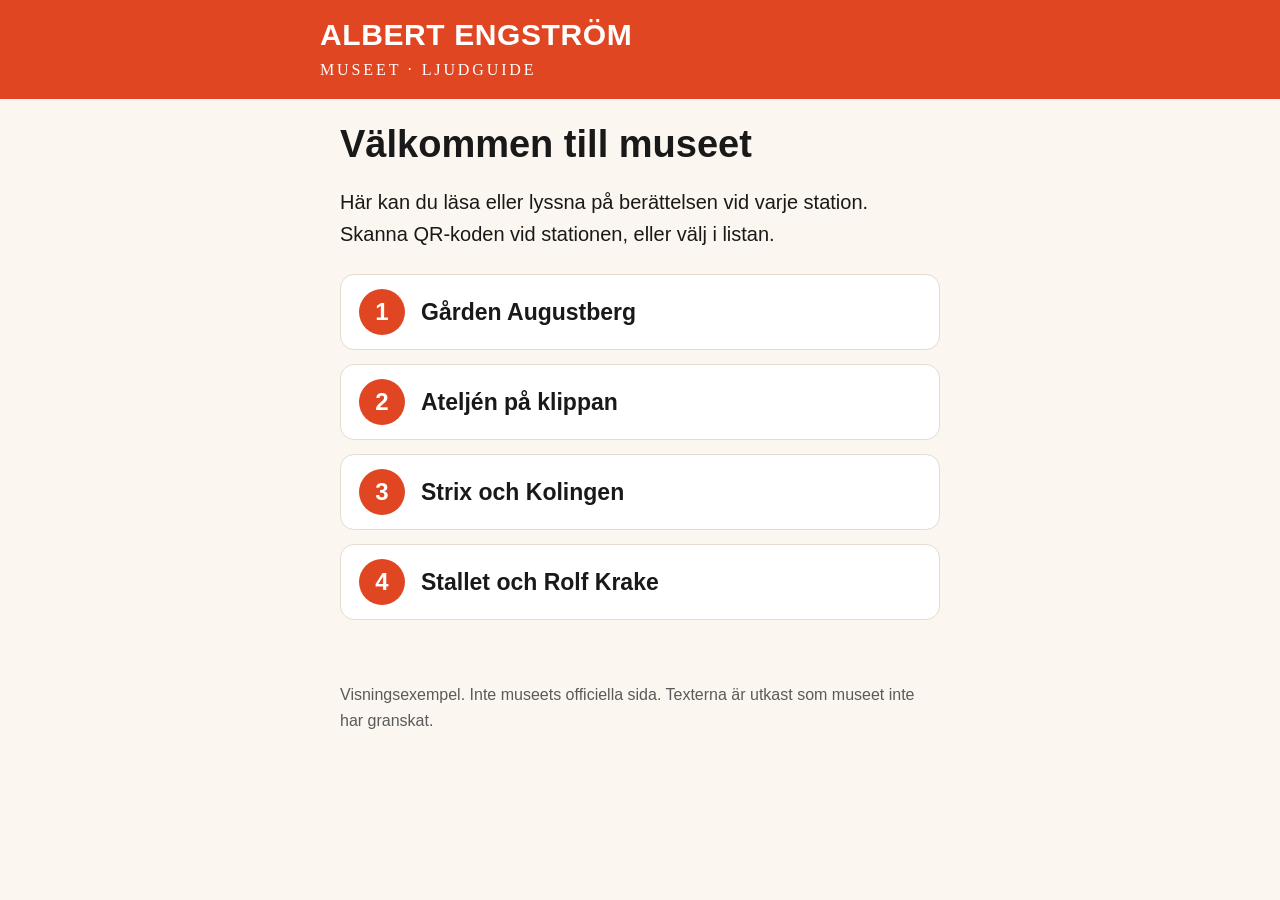
<file: index.html>
<!doctype html>
<html lang="sv">
<head>
<meta charset="utf-8">
<meta name="viewport" content="width=device-width, initial-scale=1">
<meta name="robots" content="noindex">
<title>Ljudguide – Albert Engström-museet</title>
<link rel="stylesheet" href="style.css">
</head>
<body>
<header class="topp"><a href="index.html"><span class="namn">Albert Engström</span><span class="under">Museet · Ljudguide</span></a></header>
<main>
<h1>Välkommen till museet</h1>
<p>Här kan du läsa eller lyssna på berättelsen vid varje station. Skanna QR-koden vid stationen, eller välj i listan.</p>
<ul class="stationer">
<li><a href="station-1.html"><span class="siffra">1</span><span>Gården Augustberg</span></a></li>
<li><a href="station-2.html"><span class="siffra">2</span><span>Ateljén på klippan</span></a></li>
<li><a href="station-3.html"><span class="siffra">3</span><span>Strix och Kolingen</span></a></li>
<li><a href="station-4.html"><span class="siffra">4</span><span>Stallet och Rolf Krake</span></a></li>
</ul>
</main>
<footer>Visningsexempel. Inte museets officiella sida. Texterna är utkast som museet inte har granskat.</footer>
<script src="app.js"></script>
</body>
</html>
</file>
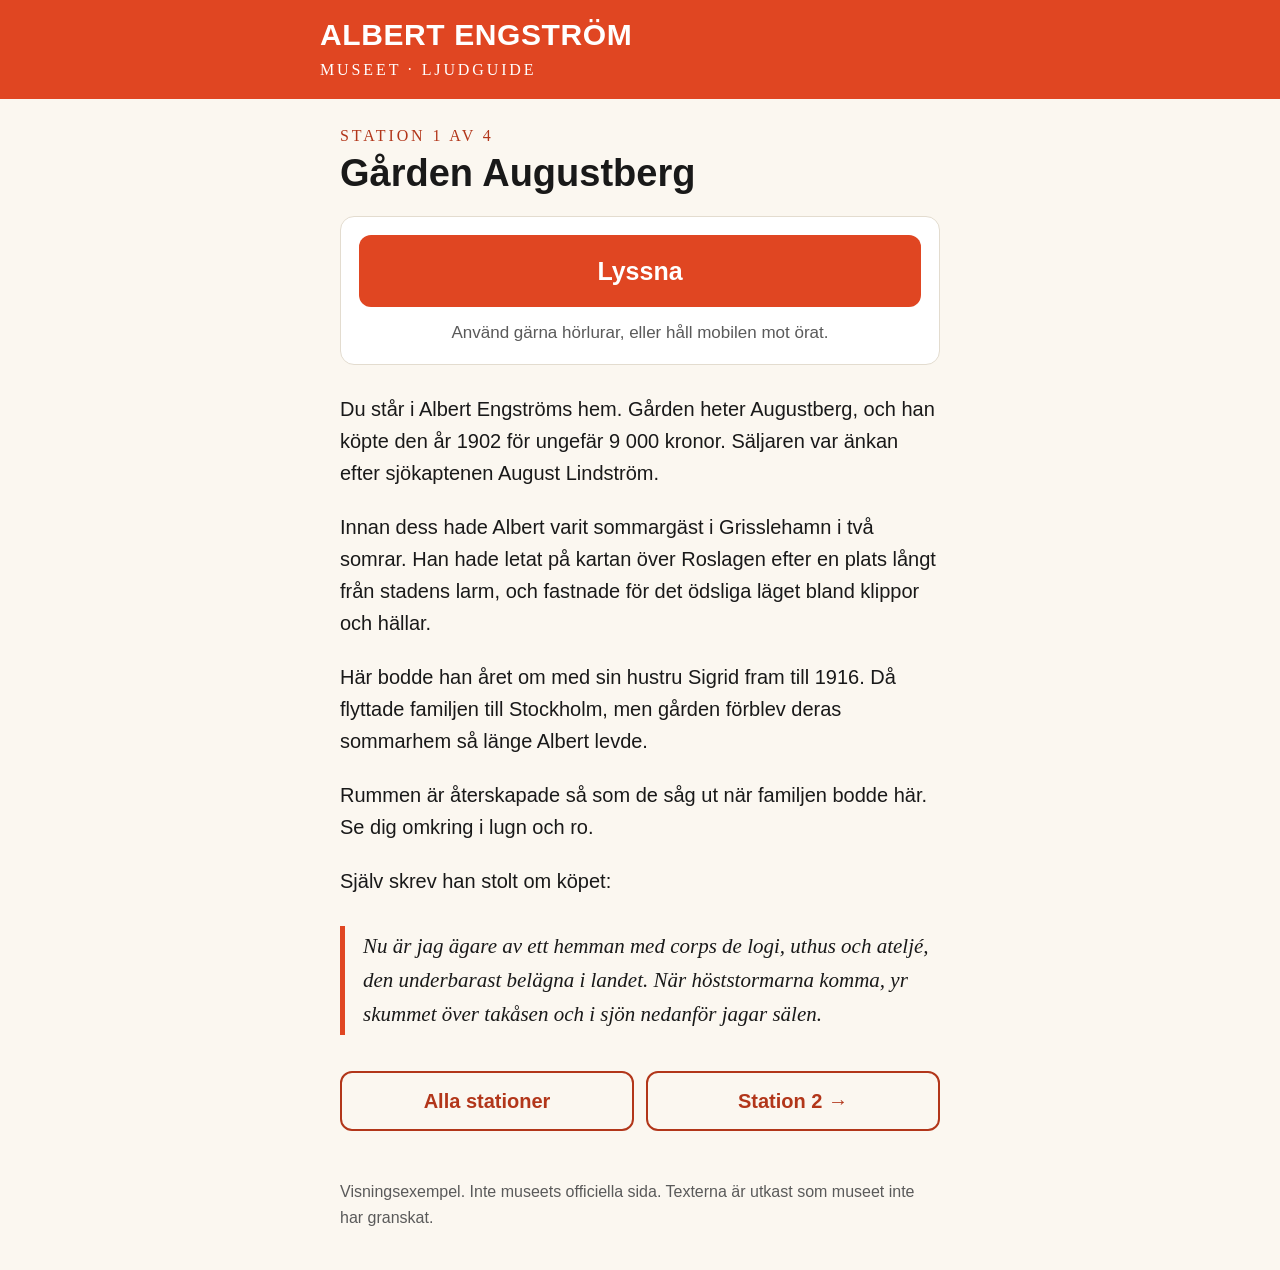
<file: station-1.html>
<!doctype html>
<html lang="sv">
<head>
<meta charset="utf-8">
<meta name="viewport" content="width=device-width, initial-scale=1">
<meta name="robots" content="noindex">
<title>Gården Augustberg – Albert Engström-museet</title>
<link rel="stylesheet" href="style.css">
</head>
<body>
<header class="topp"><a href="index.html"><span class="namn">Albert Engström</span><span class="under">Museet · Ljudguide</span></a></header>
<main>
<p class="nummer">Station 1 av 4</p>
<h1>Gården Augustberg</h1>
<section class="lyssna" aria-label="Lyssna på texten">
<button class="knapp" id="lyssna-knapp" type="button" aria-pressed="false" hidden>Lyssna</button>
<audio id="ljud" controls preload="none" src="ljud/station-1.mp3"></audio>
<p class="tips">Använd gärna hörlurar, eller håll mobilen mot örat.</p>
</section>
<p>Du står i Albert Engströms hem. Gården heter Augustberg, och han köpte den år 1902 för ungefär 9 000 kronor. Säljaren var änkan efter sjökaptenen August Lindström.</p>
<p>Innan dess hade Albert varit sommargäst i Grisslehamn i två somrar. Han hade letat på kartan över Roslagen efter en plats långt från stadens larm, och fastnade för det ödsliga läget bland klippor och hällar.</p>
<p>Här bodde han året om med sin hustru Sigrid fram till 1916. Då flyttade familjen till Stockholm, men gården förblev deras sommarhem så länge Albert levde.</p>
<p>Rummen är återskapade så som de såg ut när familjen bodde här. Se dig omkring i lugn och ro.</p>
<p>Själv skrev han stolt om köpet:</p>
<blockquote><p>Nu är jag ägare av ett hemman med corps de logi, uthus och ateljé, den underbarast belägna i landet. När höststormarna komma, yr skummet över takåsen och i sjön nedanför jagar sälen.</p></blockquote>
<nav class="fot-nav" aria-label="Fler stationer"><a href="index.html">Alla stationer</a><a href="station-2.html">Station 2 →</a></nav>
</main>
<footer>Visningsexempel. Inte museets officiella sida. Texterna är utkast som museet inte har granskat.</footer>
<script src="app.js"></script>
</body>
</html>
</file>
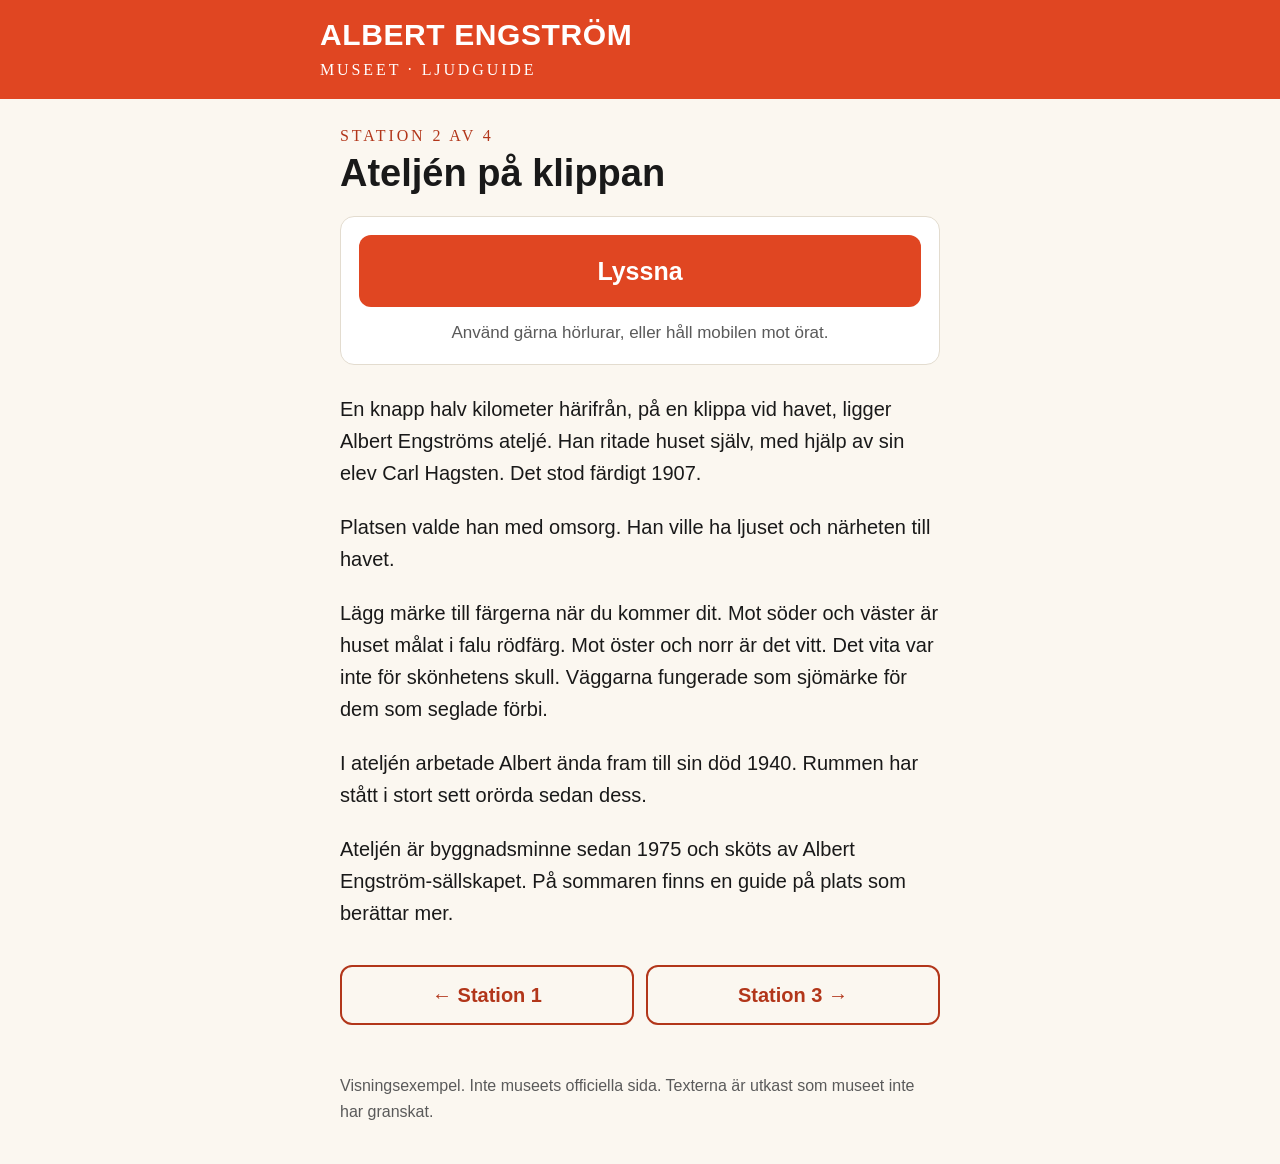
<file: station-2.html>
<!doctype html>
<html lang="sv">
<head>
<meta charset="utf-8">
<meta name="viewport" content="width=device-width, initial-scale=1">
<meta name="robots" content="noindex">
<title>Ateljén på klippan – Albert Engström-museet</title>
<link rel="stylesheet" href="style.css">
</head>
<body>
<header class="topp"><a href="index.html"><span class="namn">Albert Engström</span><span class="under">Museet · Ljudguide</span></a></header>
<main>
<p class="nummer">Station 2 av 4</p>
<h1>Ateljén på klippan</h1>
<section class="lyssna" aria-label="Lyssna på texten">
<button class="knapp" id="lyssna-knapp" type="button" aria-pressed="false" hidden>Lyssna</button>
<audio id="ljud" controls preload="none" src="ljud/station-2.mp3"></audio>
<p class="tips">Använd gärna hörlurar, eller håll mobilen mot örat.</p>
</section>
<p>En knapp halv kilometer härifrån, på en klippa vid havet, ligger Albert Engströms ateljé. Han ritade huset själv, med hjälp av sin elev Carl Hagsten. Det stod färdigt 1907.</p>
<p>Platsen valde han med omsorg. Han ville ha ljuset och närheten till havet.</p>
<p>Lägg märke till färgerna när du kommer dit. Mot söder och väster är huset målat i falu rödfärg. Mot öster och norr är det vitt. Det vita var inte för skönhetens skull. Väggarna fungerade som sjömärke för dem som seglade förbi.</p>
<p>I ateljén arbetade Albert ända fram till sin död 1940. Rummen har stått i stort sett orörda sedan dess.</p>
<p>Ateljén är byggnadsminne sedan 1975 och sköts av Albert Engström-sällskapet. På sommaren finns en guide på plats som berättar mer.</p>
<nav class="fot-nav" aria-label="Fler stationer"><a href="station-1.html">← Station 1</a><a href="station-3.html">Station 3 →</a></nav>
</main>
<footer>Visningsexempel. Inte museets officiella sida. Texterna är utkast som museet inte har granskat.</footer>
<script src="app.js"></script>
</body>
</html>
</file>
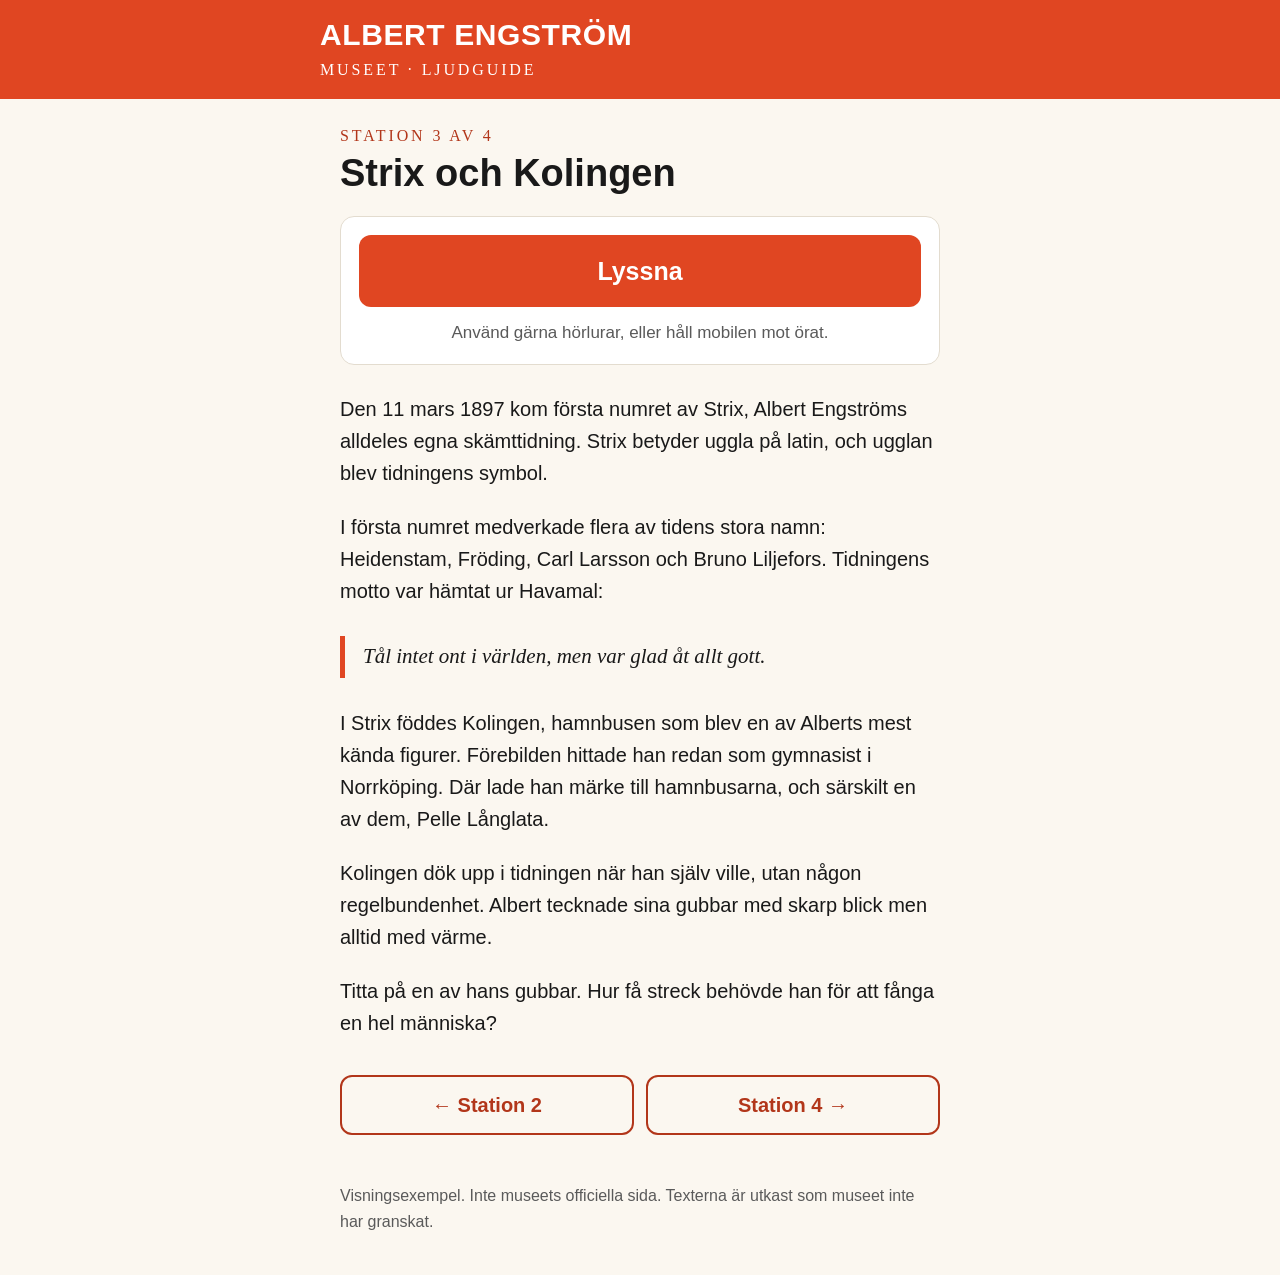
<file: station-3.html>
<!doctype html>
<html lang="sv">
<head>
<meta charset="utf-8">
<meta name="viewport" content="width=device-width, initial-scale=1">
<meta name="robots" content="noindex">
<title>Strix och Kolingen – Albert Engström-museet</title>
<link rel="stylesheet" href="style.css">
</head>
<body>
<header class="topp"><a href="index.html"><span class="namn">Albert Engström</span><span class="under">Museet · Ljudguide</span></a></header>
<main>
<p class="nummer">Station 3 av 4</p>
<h1>Strix och Kolingen</h1>
<section class="lyssna" aria-label="Lyssna på texten">
<button class="knapp" id="lyssna-knapp" type="button" aria-pressed="false" hidden>Lyssna</button>
<audio id="ljud" controls preload="none" src="ljud/station-3.mp3"></audio>
<p class="tips">Använd gärna hörlurar, eller håll mobilen mot örat.</p>
</section>
<p>Den 11 mars 1897 kom första numret av Strix, Albert Engströms alldeles egna skämttidning. Strix betyder uggla på latin, och ugglan blev tidningens symbol.</p>
<p>I första numret medverkade flera av tidens stora namn: Heidenstam, Fröding, Carl Larsson och Bruno Liljefors. Tidningens motto var hämtat ur Havamal:</p>
<blockquote><p>Tål intet ont i världen, men var glad åt allt gott.</p></blockquote>
<p>I Strix föddes Kolingen, hamnbusen som blev en av Alberts mest kända figurer. Förebilden hittade han redan som gymnasist i Norrköping. Där lade han märke till hamnbusarna, och särskilt en av dem, Pelle Långlata.</p>
<p>Kolingen dök upp i tidningen när han själv ville, utan någon regelbundenhet. Albert tecknade sina gubbar med skarp blick men alltid med värme.</p>
<p>Titta på en av hans gubbar. Hur få streck behövde han för att fånga en hel människa?</p>
<nav class="fot-nav" aria-label="Fler stationer"><a href="station-2.html">← Station 2</a><a href="station-4.html">Station 4 →</a></nav>
</main>
<footer>Visningsexempel. Inte museets officiella sida. Texterna är utkast som museet inte har granskat.</footer>
<script src="app.js"></script>
</body>
</html>
</file>
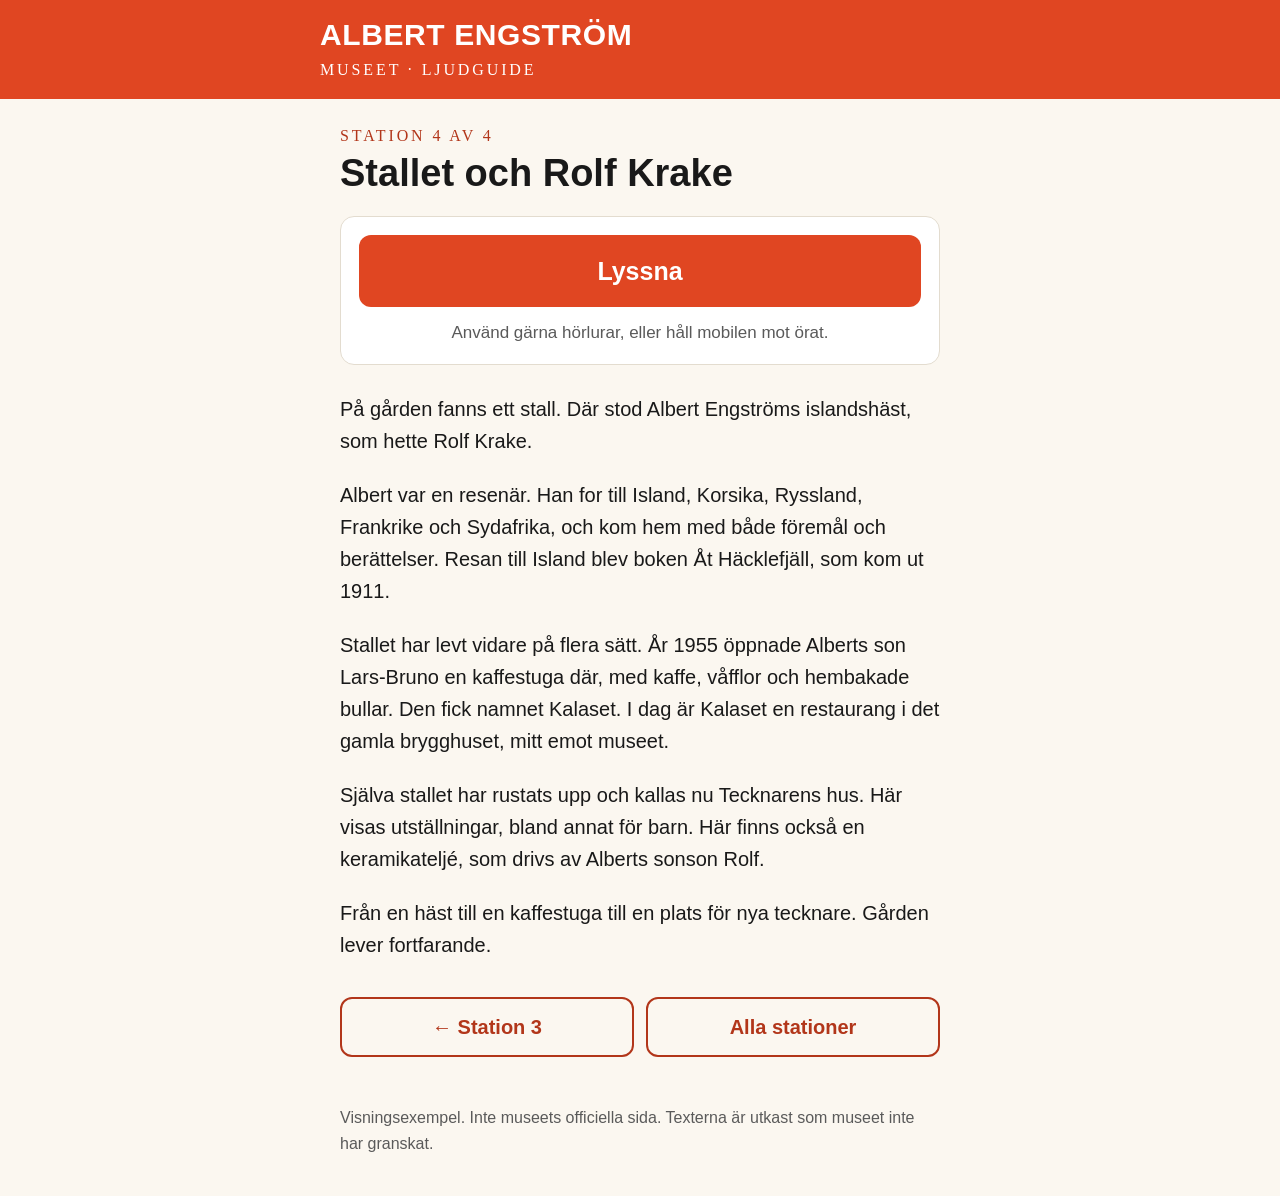
<file: station-4.html>
<!doctype html>
<html lang="sv">
<head>
<meta charset="utf-8">
<meta name="viewport" content="width=device-width, initial-scale=1">
<meta name="robots" content="noindex">
<title>Stallet och Rolf Krake – Albert Engström-museet</title>
<link rel="stylesheet" href="style.css">
</head>
<body>
<header class="topp"><a href="index.html"><span class="namn">Albert Engström</span><span class="under">Museet · Ljudguide</span></a></header>
<main>
<p class="nummer">Station 4 av 4</p>
<h1>Stallet och Rolf Krake</h1>
<section class="lyssna" aria-label="Lyssna på texten">
<button class="knapp" id="lyssna-knapp" type="button" aria-pressed="false" hidden>Lyssna</button>
<audio id="ljud" controls preload="none" src="ljud/station-4.mp3"></audio>
<p class="tips">Använd gärna hörlurar, eller håll mobilen mot örat.</p>
</section>
<p>På gården fanns ett stall. Där stod Albert Engströms islandshäst, som hette Rolf Krake.</p>
<p>Albert var en resenär. Han for till Island, Korsika, Ryssland, Frankrike och Sydafrika, och kom hem med både föremål och berättelser. Resan till Island blev boken Åt Häcklefjäll, som kom ut 1911.</p>
<p>Stallet har levt vidare på flera sätt. År 1955 öppnade Alberts son Lars-Bruno en kaffestuga där, med kaffe, våfflor och hembakade bullar. Den fick namnet Kalaset. I dag är Kalaset en restaurang i det gamla brygghuset, mitt emot museet.</p>
<p>Själva stallet har rustats upp och kallas nu Tecknarens hus. Här visas utställningar, bland annat för barn. Här finns också en keramikateljé, som drivs av Alberts sonson Rolf.</p>
<p>Från en häst till en kaffestuga till en plats för nya tecknare. Gården lever fortfarande.</p>
<nav class="fot-nav" aria-label="Fler stationer"><a href="station-3.html">← Station 3</a><a href="index.html">Alla stationer</a></nav>
</main>
<footer>Visningsexempel. Inte museets officiella sida. Texterna är utkast som museet inte har granskat.</footer>
<script src="app.js"></script>
</body>
</html>
</file>
<file: style.css>
/* Albert Engström-museet – QR-guide.
   Färger och stil följer sällskapets logga: orangeröd platta, vit fet text, tunn serif i versaler. */
:root {
  --rod: #e04622;        /* sällskapets orangeröda */
  --rod-mork: #b2361a;   /* mörkare, för tryckta knappar och länkar */
  --papper: #fbf7f0;     /* varmt benvitt, som gammalt papper */
  --kort: #ffffff;
  --text: #191919;
  --dampad: #5a5a5a;
  --linje: #e3dccf;
}
* { box-sizing: border-box; }
html { font-size: 20px; -webkit-text-size-adjust: 100%; }
body {
  margin: 0;
  background: var(--papper);
  color: var(--text);
  font-family: -apple-system, BlinkMacSystemFont, "Segoe UI", Roboto, "Helvetica Neue", Arial, sans-serif;
  line-height: 1.6;
}
a { color: var(--rod-mork); }

.topp { background: var(--rod); color: #fff; padding: 18px 20px 16px; }
.topp a { color: #fff; text-decoration: none; display: block; max-width: 640px; margin: 0 auto; }
.topp .namn { display: block; font-weight: 800; font-size: 1.5rem; letter-spacing: 0.02em; text-transform: uppercase; line-height: 1.1; }
.topp .under { display: block; font-family: Georgia, "Times New Roman", serif; font-size: 0.8rem; letter-spacing: 0.18em; text-transform: uppercase; margin-top: 6px; }

main { max-width: 640px; margin: 0 auto; padding: 24px 20px 48px; }
.nummer { font-family: Georgia, "Times New Roman", serif; font-size: 0.8rem; letter-spacing: 0.18em; text-transform: uppercase; color: var(--rod-mork); margin: 0 0 4px; }
h1 { font-size: 1.9rem; line-height: 1.15; margin: 0 0 20px; }
p { margin: 0 0 1.1em; }
blockquote {
  margin: 1.4em 0; padding: 4px 0 4px 18px;
  border-left: 5px solid var(--rod);
  font-family: Georgia, "Times New Roman", serif; font-style: italic; font-size: 1.05rem;
}
blockquote p { margin: 0; }

/* Lyssna-rutan */
.lyssna { background: var(--kort); border: 1px solid var(--linje); border-radius: 14px; padding: 18px; margin: 0 0 28px; }
.knapp {
  display: block; width: 100%; min-height: 68px;
  border: 0; border-radius: 12px; padding: 16px 20px;
  background: var(--rod); color: #fff;
  font: inherit; font-size: 1.25rem; font-weight: 700;
  text-align: center; text-decoration: none; cursor: pointer;
}
.knapp:active, .knapp[aria-pressed="true"] { background: var(--rod-mork); }
.knapp:focus-visible, a:focus-visible { outline: 4px solid var(--text); outline-offset: 3px; }
.tips { font-size: 0.85rem; color: var(--dampad); margin: 12px 0 0; text-align: center; }
audio { display: block; width: 100%; margin-top: 14px; }
.js audio[hidden] { display: none; }

/* Startsidans lista */
.stationer { list-style: none; margin: 24px 0 0; padding: 0; }
.stationer li { margin: 0 0 14px; }
.stationer a {
  display: flex; align-items: center; gap: 16px; min-height: 76px;
  background: var(--kort); border: 1px solid var(--linje); border-radius: 14px;
  padding: 14px 18px; color: var(--text); text-decoration: none; font-size: 1.15rem; font-weight: 700;
}
.stationer .siffra {
  flex: none; width: 46px; height: 46px; border-radius: 50%;
  background: var(--rod); color: #fff; display: flex; align-items: center; justify-content: center; font-size: 1.2rem;
}

.fot-nav { display: flex; gap: 12px; margin-top: 36px; }
.fot-nav a {
  flex: 1; min-height: 60px; display: flex; align-items: center; justify-content: center; text-align: center;
  border: 2px solid var(--rod-mork); border-radius: 12px; padding: 10px 12px;
  color: var(--rod-mork); text-decoration: none; font-weight: 700;
}
footer { max-width: 640px; margin: 0 auto; padding: 0 20px 40px; font-size: 0.8rem; color: var(--dampad); }
</file>
